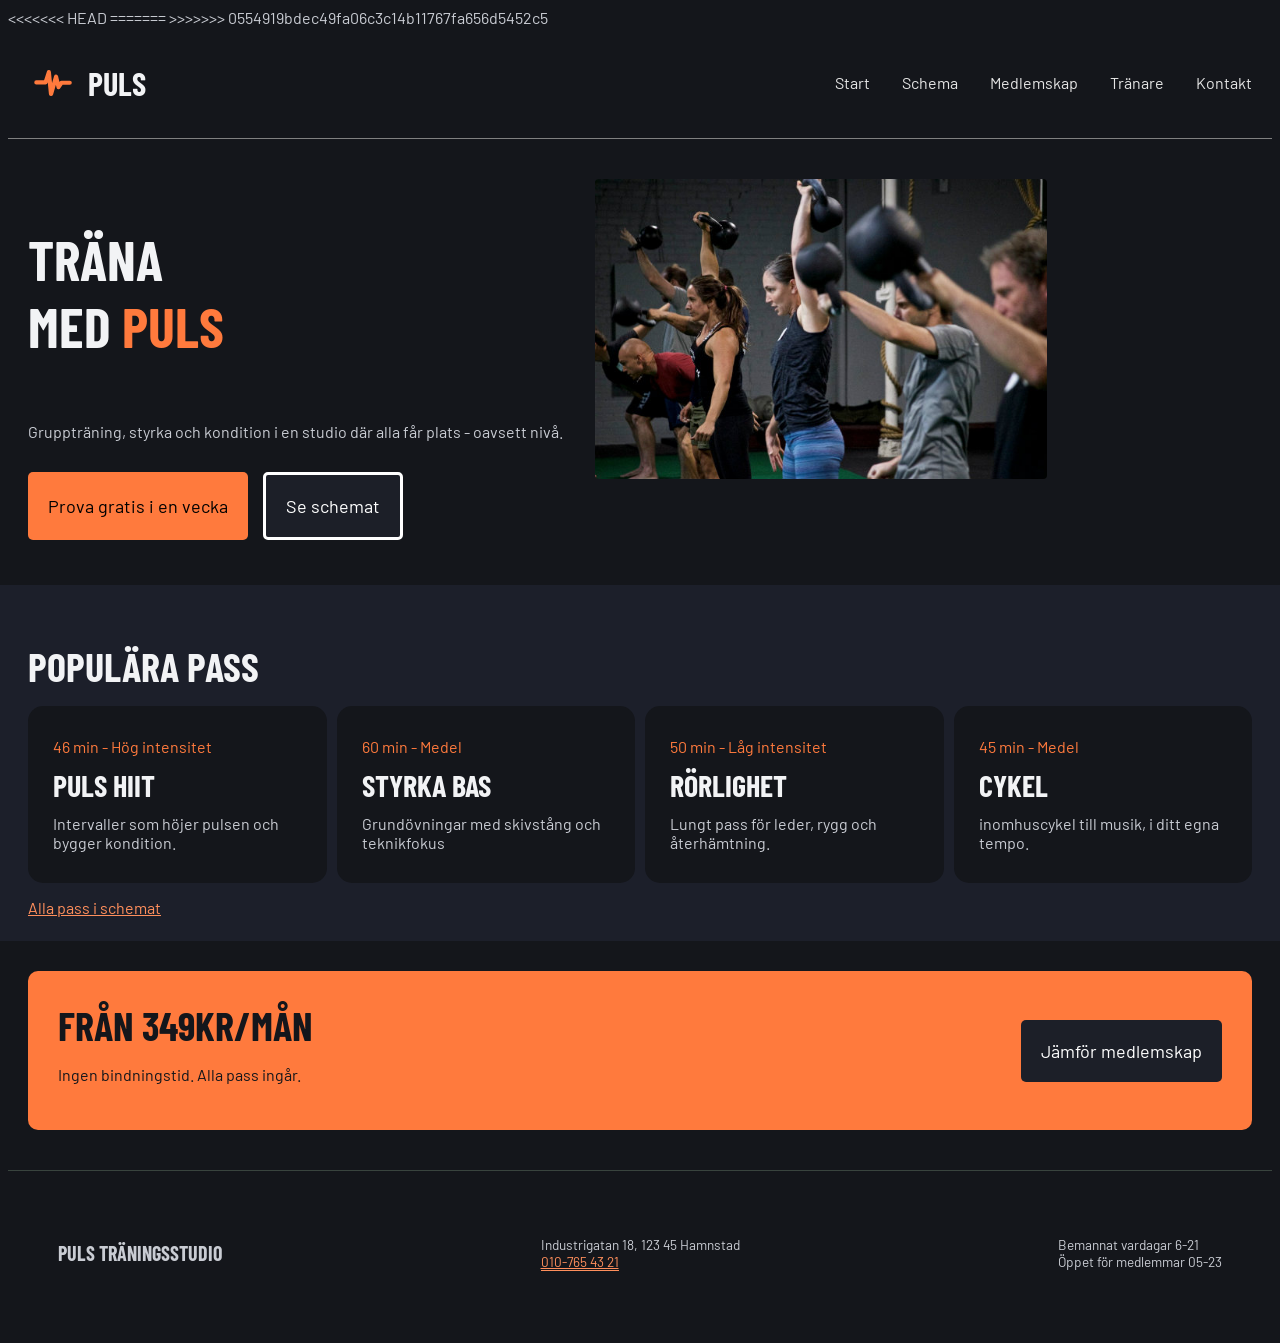
<file: index.html>
<!DOCTYPE html>
<html lang="sv">
<head>
    <meta charset="UTF-8">
    <meta name="viewport" content="width=device-width, initial-scale=1.0">
<<<<<<< HEAD
    <title>Puls Startsida</title>
    <meta name="description" content="Upptäck vår träningsplattform och hitta rätt träningsmedlemskap och tränare för dina mål. Kom igång med träningen och utvecklas i din egen takt.">
=======
    <title>Puls Start</title>
    <meta name="description" content="Puls Träningsstudio – gruppträning, styrka och kondition i Hamnstad. Prova gratis i en vecka.">
>>>>>>> 0554919bdec49fa06c3c14b11767fa656d5452c5
    <link rel="stylesheet" href="scss/main.css">
    <link rel="preconnect" href="https://fonts.googleapis.com">
    <link rel="preconnect" href="https://fonts.gstatic.com/" crossorigin>
    <link href="https://fonts.googleapis.com/css2?family=Barlow+Condensed:ital,wght@0,100;0,200;0,300;0,400;0,500;0,600;0,700;0,800;0,900;1,100;1,200;1,300;1,400;1,500;1,600;1,700;1,800;1,900&family=Barlow:ital,wght@0,100;0,200;0,300;0,400;0,500;0,600;0,700;0,800;0,900;1,100;1,200;1,300;1,400;1,500;1,600;1,700;1,800;1,900&display=swap" rel="stylesheet">
</head>
<body class="home">
    <header>
        <a href="#main" class="skip">Skip to main content</a>
        <a href="index.html" class="logo">
            <svg aria-hidden="true" fill="#FF7A3D" width="50px" height="50px" viewBox="-4.5 0 32 32" version="1.1" xmlns="http://www.w3.org/2000/svg" stroke="#FF7A3D"><g id="SVGRepo_bgCarrier" stroke-width="0"></g><g id="SVGRepo_tracerCarrier" stroke-linecap="round" stroke-linejoin="round"></g><g id="SVGRepo_iconCarrier"> <title>heartbeat</title> <path d="M10.24 23.84c-0.040 0-0.040 0-0.080 0-0.4-0.040-0.72-0.36-0.76-0.76l-1-9.96-0.88 2.72c-0.12 0.36-0.44 0.56-0.8 0.56h-5.88c-0.48 0-0.84-0.36-0.84-0.8s0.36-0.84 0.84-0.84h5.32l1.92-6c0.12-0.36 0.48-0.6 0.88-0.56s0.68 0.36 0.72 0.76l0.96 9.72 2.040-6.96c0.12-0.36 0.4-0.6 0.8-0.6 0.36 0 0.68 0.28 0.8 0.64l1.12 4.84 0.84-1.24c0.16-0.24 0.4-0.36 0.68-0.36h5.28c0.44 0 0.84 0.36 0.84 0.84 0 0.44-0.36 0.84-0.84 0.84h-4.84l-1.64 2.44c-0.2 0.28-0.52 0.4-0.84 0.36s-0.6-0.32-0.64-0.64l-0.84-3.6-2.36 8.080c-0.12 0.28-0.44 0.52-0.8 0.52z"></path> </g></svg>
            <span class="logo__text">puls</span>
        </a>
        <input type="checkbox" id="menu-toggle" aria-label="Öppna meny">
        <label for="menu-toggle" class="hamburger">☰</label>
        <nav aria-label="Huvudmeny">
            <ul>
                <li><a href="index.html">Start</a></li>
                <li><a href="schedule.html">Schema</a></li>
                <li><a href="medlemskap.html">Medlemskap</a></li>
                <li><a href="trainers.html">Tränare</a></li>
                <li><a href="contact.html">Kontakt</a></li>
            </ul>
        </nav>
    </header>
    <main id="main">
    <div class="container">
        <section class="firstinfo">
            <div>
                <div class="headline">
                    <h1>träna<br> med <span class="orangeheadline">puls</span></h1>
                </div>
                <P>Gruppträning, styrka och kondition i en studio där alla får plats - oavsett nivå.</P>
                <div class="mainbuttons">
                    <button class="buttonfirst">Prova gratis i en vecka</button>
                    <button class="buttonsecond">Se schemat</button>
                </div>
            </div>
            <img src="images/group-kettlebell.jpg" alt="Grupp som kör intervaller med kettlebells">
        </section>
        <section class="popinfo">   
                <h2>populära pass</h2>
                <div class="allcards">
                    <div class="card">
                        <p class="orangetext">46 min - Hög intensitet</p>
                        <h3>puls hiit</h3>
                        <p>Intervaller som höjer pulsen och bygger kondition.</p>
                    </div>
                    <div class="card">
                        <p class="orangetext">60 min - Medel</p>
                        <h3>styrka bas</h3>
                        <p>Grundövningar med skivstång och teknikfokus</p>
                    </div>
                    <div class="card">
                        <p class="orangetext">50 min - Låg intensitet</p>
                        <h3>rörlighet</h3>
                        <p>Lungt pass för leder, rygg och återhämtning.</p>
                    </div>
                        <div class="card">
                        <p class="orangetext"> 45 min - Medel</p>
                        <h3>cykel</h3>
                        <p>inomhuscykel till musik, i ditt egna tempo.</p>
                    </div>
                </div>
                <a href="schedule.html">Alla pass i schemat</a>
        </section>
        <section class="priceoffer">
            <div class="offercard">
                <div>    
                    <h2>från 349kr/mån</h2>
                    <p>Ingen bindningstid. Alla pass ingår.</p>
                </div>
                <div class="offerbutton">
                    <button class="buttonsecond">Jämför medlemskap</button>
                </div>
            </div>
        </section>                           
    </div>
    </main>
    <footer>
        <p class="puls-träningsstudio-footer">puls träningsstudio</p>
        <p class="adress-footer">Industrigatan 18, 123 45 Hamnstad<br><a href="tel:tel:0107654321" class="nummer">010-765 43 21</a></p>
        <p class="dagar-footer">Bemannat vardagar 6-21<br>Öppet för medlemmar 05-23</p>
    </footer>
</body>
</html>
</file>
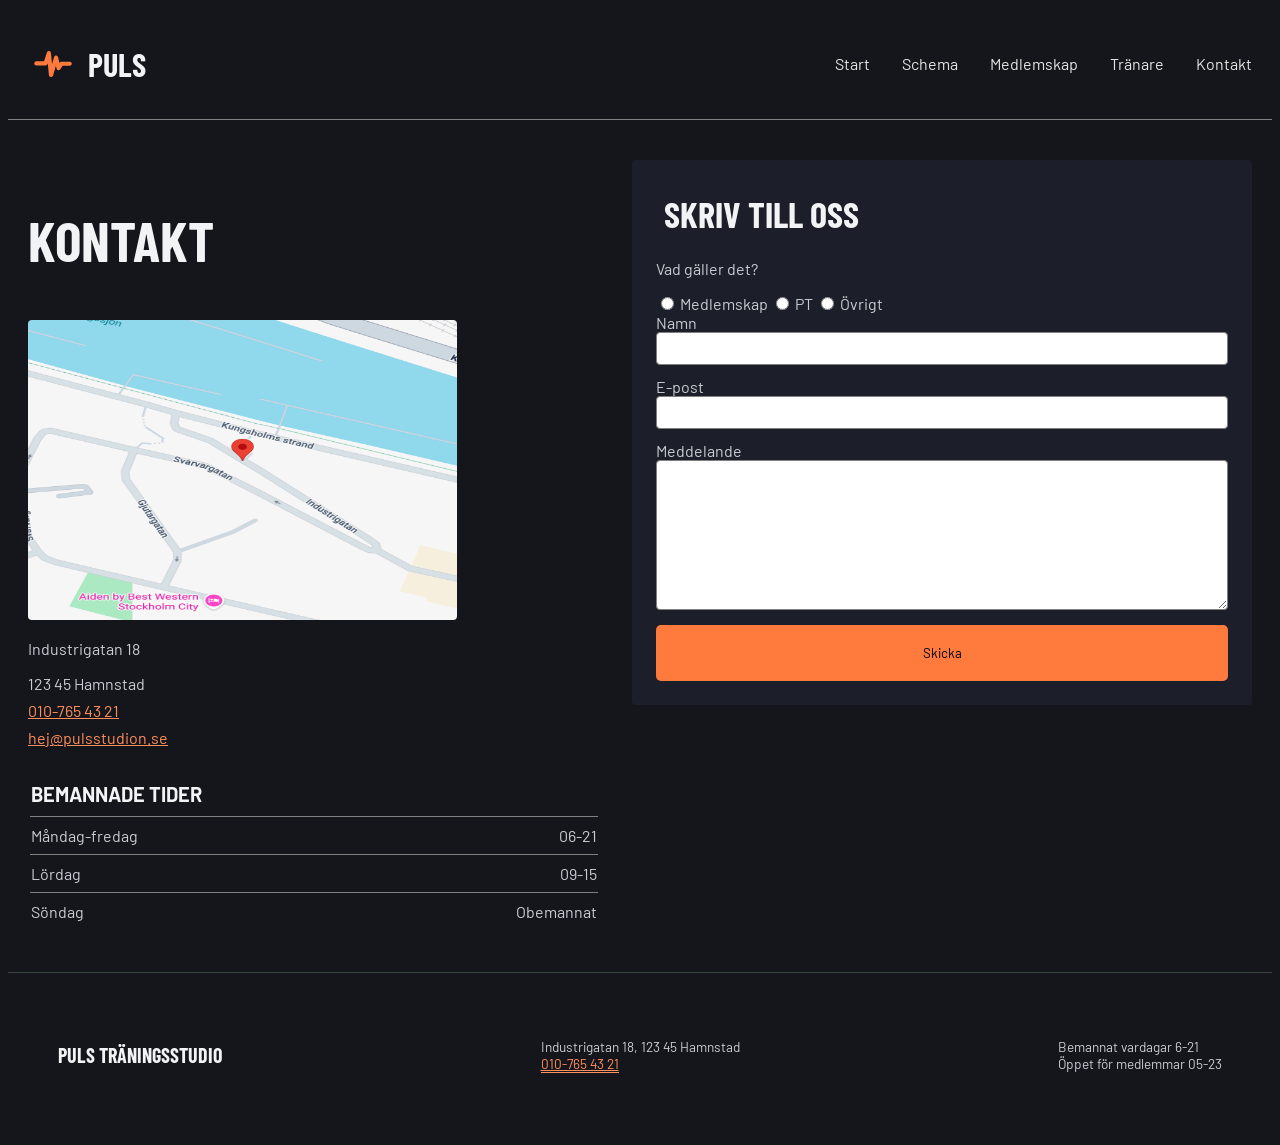
<file: contact.html>
<!DOCTYPE html>
<html lang="sv">
<head>
    <meta charset="UTF-8">
    <meta name="viewport" content="width=device-width, initial-scale=1.0">
    <title>Puls Kontakt</title>
    <meta name="description" content="Kontakta Puls Träningsstudio. Adress, telefon, öppettider och kontaktformulär.">
    <link rel="stylesheet" href="scss/main.css">
    <link rel="preconnect" href="https://fonts.googleapis.com">
    <link rel="preconnect" href="https://fonts.gstatic.com/" crossorigin>
    <link href="https://fonts.googleapis.com/css2?family=Barlow+Condensed:ital,wght@0,100;0,200;0,300;0,400;0,500;0,600;0,700;0,800;0,900;1,100;1,200;1,300;1,400;1,500;1,600;1,700;1,800;1,900&family=Barlow:ital,wght@0,100;0,200;0,300;0,400;0,500;0,600;0,700;0,800;0,900;1,100;1,200;1,300;1,400;1,500;1,600;1,700;1,800;1,900&display=swap" rel="stylesheet">
</head>
<body class="contact-page">
    <header>
        <a href="#main" class="skip">Skip to main content</a>
        <a href="index.html" class="logo">
            <svg aria-hidden="true" fill="#FF7A3D" width="50px" height="50px" viewBox="-4.5 0 32 32" version="1.1" xmlns="http://www.w3.org/2000/svg" stroke="#FF7A3D"><g id="SVGRepo_bgCarrier" stroke-width="0"></g><g id="SVGRepo_tracerCarrier" stroke-linecap="round" stroke-linejoin="round"></g><g id="SVGRepo_iconCarrier"> <title>heartbeat</title> <path d="M10.24 23.84c-0.040 0-0.040 0-0.080 0-0.4-0.040-0.72-0.36-0.76-0.76l-1-9.96-0.88 2.72c-0.12 0.36-0.44 0.56-0.8 0.56h-5.88c-0.48 0-0.84-0.36-0.84-0.8s0.36-0.84 0.84-0.84h5.32l1.92-6c0.12-0.36 0.48-0.6 0.88-0.56s0.68 0.36 0.72 0.76l0.96 9.72 2.040-6.96c0.12-0.36 0.4-0.6 0.8-0.6 0.36 0 0.68 0.28 0.8 0.64l1.12 4.84 0.84-1.24c0.16-0.24 0.4-0.36 0.68-0.36h5.28c0.44 0 0.84 0.36 0.84 0.84 0 0.44-0.36 0.84-0.84 0.84h-4.84l-1.64 2.44c-0.2 0.28-0.52 0.4-0.84 0.36s-0.6-0.32-0.64-0.64l-0.84-3.6-2.36 8.080c-0.12 0.28-0.44 0.52-0.8 0.52z"></path> </g></svg>
            <span class="logo__text">puls</span>
        </a>
            <input type="checkbox" id="menu-toggle" aria-label="Öppna meny">
            <label for="menu-toggle" class="hamburger">☰</label>
        <nav aria-label="Huvudmeny">
            <ul>
                <li><a href="index.html">Start</a></li>
                <li><a href="schedule.html">Schema</a></li>
                <li><a href="medlemskap.html">Medlemskap</a></li>
                <li><a href="trainers.html">Tränare</a></li>
                <li><a href="contact.html">Kontakt</a></li>
            </ul>
        </nav>
    </header>
    <main id="main">
        <div class="container">
            <section class="contact">
                <div class="contactinfo">
                    <h1>kontakt</h1>
                    <div class="map">
                        <a href="https://www.google.com/maps?q=Industrigatan+18+Hamnstad" target="_blank" rel="noopener noreferrer">
                            <img src="images/map-placeholder.png" alt="Karta över Industrigatan 18, Hamnstad. Klicka för att öppna i Google Maps." width="75%" height="75%">
                        </a>
                    </div>
                        <p>Industrigatan 18</p>
                        <p>123 45 Hamnstad</p>
                    <div>
                        <a href="010-765 43 21">010-765 43 21</a>  
                    </div>
                    <div>
                        <a href="hej@pulsstudion.se">hej@pulsstudion.se</a>
                    </div>
                </div>
                <table class="bemannade-tider">
                    <tr>
                        <th>Bemannade tider</th>
                    </tr>
                    <tr class="table-row">
                        <td>Måndag-fredag</td>
                        <td>06-21</td>
                    </tr>
                    <tr class="table-row">
                        <td>Lördag</td>
                        <td>09-15</td>
                    </tr>
                    <tr class="table-row">
                        <td>Söndag</td>
                        <td>Obemannat</td>
                    </tr>
                </table>
            </section>
            <section class="yourinfo">   
                <div class="card">
                    <h2>skriv till oss</h2>
                    <form class="topic">
                    <p>Vad gäller det?</p>
                    <label>
                        <input type="radio" name="name" value="medlemskap">
                        Medlemskap
                    </label>
                    <label>
                        <input type="radio" name="name" value="pt">
                        PT
                    </label>
                    <label>
                        <input type="radio" name="name" value="ovrigt">
                        Övrigt
                    </label>   
                    </form>
                    <form class="persinfo">
                        <label>Namn
                            <input type="text" name="namn">
                        </label>
                            <label>E-post
                        <input type="email" name="epost">
                        </label>
                            <label>Meddelande
                        <textarea id="meddelande" name="meddelande"></textarea>
                            </label>
                        <button class="buttonfirst" type="submit">Skicka</button>
                    </form>
                </div>
            </section>                           
        </div>
    </main>
    <footer>
        <p class="puls-träningsstudio-footer">puls träningsstudio</p>
        <p class="adress-footer">Industrigatan 18, 123 45 Hamnstad<br><a href="tel:0107654321" class="nummer">010-765 43 21</a></p>
        <p class="dagar-footer">Bemannat vardagar 6-21<br>Öppet för medlemmar 05-23</p>
    </footer>
</body>
</html>
</file>
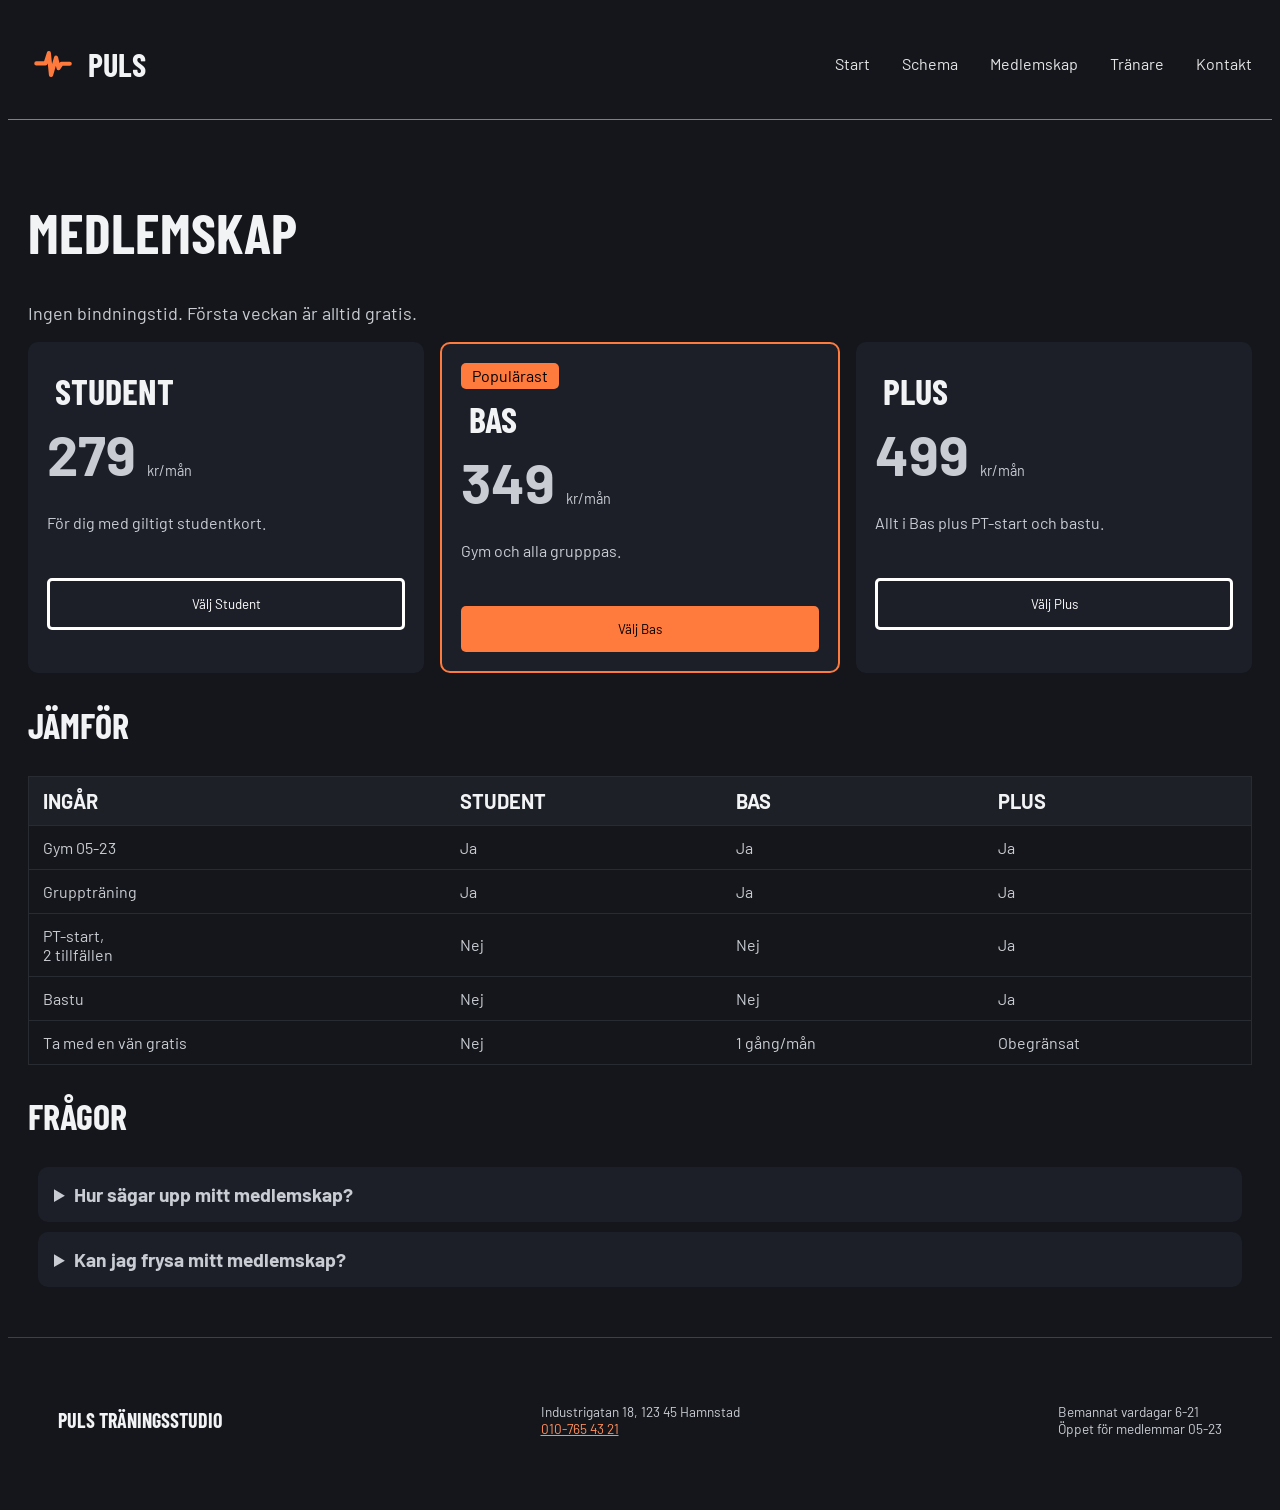
<file: medlemskap.html>
<!DOCTYPE html>
<html lang="sv">
<head>
    <meta charset="UTF-8">
    <meta name="viewport" content="width=device-width, initial-scale=1.0">
    <title>Puls Medlemskap</title>
    <meta name="description" content="Upptäck våra träningsmedlemskap och hitta det alternativ som passar dig. Kom igång med träningen och ta nästa steg mot dina träningsmål.">
    <!-- <link rel="stylesheet" href="medlemskap.css"> -->
    <link rel="stylesheet" href="scss/main.css">
    <link rel="preconnect" href="https://fonts.googleapis.com">
    <link rel="preconnect" href="https://fonts.gstatic.com/" crossorigin>
    <link href="https://fonts.googleapis.com/css2?family=Barlow+Condensed:ital,wght@0,100;0,200;0,300;0,400;0,500;0,600;0,700;0,800;0,900;1,100;1,200;1,300;1,400;1,500;1,600;1,700;1,800;1,900&family=Barlow:ital,wght@0,100;0,200;0,300;0,400;0,500;0,600;0,700;0,800;0,900;1,100;1,200;1,300;1,400;1,500;1,600;1,700;1,800;1,900&display=swap" rel="stylesheet">
</head>
<body class="membership">
     <header>
        <a href="#main" class="skip">Skip to main content</a>
        <a href="index.html" class="logo">
            <svg aria-hidden="true" fill="#FF7A3D" width="50px" height="50px" viewBox="-4.5 0 32 32" version="1.1" xmlns="http://www.w3.org/2000/svg" stroke="#FF7A3D"><g id="SVGRepo_bgCarrier" stroke-width="0"></g><g id="SVGRepo_tracerCarrier" stroke-linecap="round" stroke-linejoin="round"></g><g id="SVGRepo_iconCarrier"> <title>heartbeat</title> <path d="M10.24 23.84c-0.040 0-0.040 0-0.080 0-0.4-0.040-0.72-0.36-0.76-0.76l-1-9.96-0.88 2.72c-0.12 0.36-0.44 0.56-0.8 0.56h-5.88c-0.48 0-0.84-0.36-0.84-0.8s0.36-0.84 0.84-0.84h5.32l1.92-6c0.12-0.36 0.48-0.6 0.88-0.56s0.68 0.36 0.72 0.76l0.96 9.72 2.040-6.96c0.12-0.36 0.4-0.6 0.8-0.6 0.36 0 0.68 0.28 0.8 0.64l1.12 4.84 0.84-1.24c0.16-0.24 0.4-0.36 0.68-0.36h5.28c0.44 0 0.84 0.36 0.84 0.84 0 0.44-0.36 0.84-0.84 0.84h-4.84l-1.64 2.44c-0.2 0.28-0.52 0.4-0.84 0.36s-0.6-0.32-0.64-0.64l-0.84-3.6-2.36 8.080c-0.12 0.28-0.44 0.52-0.8 0.52z"></path> </g></svg>
            <span class="logo__text">puls</span>
        </a>
            <input type="checkbox" id="menu-toggle" aria-label="Öppna meny">
            <label for="menu-toggle" class="hamburger">☰</label>
        <nav aria-label="Huvudmeny">
            <ul>
                <li><a href="index.html">Start</a></li>
                <li><a href="schedule.html">Schema</a></li>
                <li><a href="medlemskap.html">Medlemskap</a></li>
                <li><a href="trainers.html">Tränare</a></li>
                <li><a href="contact.html">Kontakt</a></li>
            </ul>
        </nav>
    </header>
    <main id="main">
        <div class="container">
            <div>
                <h1>Medlemskap</h1>
                <p class="lead">Ingen bindningstid. Första veckan är alltid gratis.</p>
            </div>
            <div class="cards">
                <div class="card">
                    <span class="pricing-card"></span>
                    <h2>student</h2>
                    <p class="price">279 <span class="price-per-mon">kr/mån</span></p>
                    <p class="description">För dig med giltigt studentkort.</p>
                    <button class="buttonsecond">Välj Student</button>
                </div>
                <div class="card">
                    <span class="pricing-card popular">Populärast</span>
                    <h2>bas</h2>
                    <p class="price">349 <span class="price-per-mon">kr/mån</span></p>
                    <p class="description">Gym och alla grupppas.</p>
                    <button class="buttonfirst">Välj Bas</button>

                </div>
                <div class="card">
                    <span class="pricing-card"></span>
                    <h2>plus</h2>
                    <p class="price">499 <span class="price-per-mon">kr/mån</span></p>
                    <p class="description">Allt i Bas plus PT-start och bastu.</p>
                    <button class="buttonsecond">Välj Plus</button>
                </div>
            </div>
            <div class="compare-text">
                <h2>jämför</h2>
            </div>
            <table>
                <thead>
                    <tr>
                        <th>Ingår</th>
                        <th>Student</th>
                        <th>Bas</th>
                        <th>Plus</th>
                    </tr>
                </thead>
                <tbody>
                    <tr>
                        <td>Gym 05-23</td>
                        <td>Ja</td>
                        <td>Ja</td>
                        <td>Ja</td>
                    </tr>
                    <tr>
                        <td>Grupp<br class="mobil-only">träning</td>
                        <td>Ja</td>
                        <td>Ja</td>
                        <td>Ja</td>
                    </tr>
                    <tr>
                        <td class="unlimited">PT-start,<br> 2 tillfällen</td>
                        <td>Nej</td>
                        <td>Nej</td>
                        <td>Ja</td>
                    </tr>
                    <tr>
                        <td>Bastu</td>
                        <td>Nej</td>
                        <td>Nej</td>
                        <td>Ja</td>
                    </tr>
                    <tr>
                        <td>Ta med en vän gratis</td>
                        <td>Nej</td>
                        <td>1 gång/<br class="mobil-only">mån</td>
                        <td>Obe<br class="mobil-only">gränsat</td>
                    </tr>
                </tbody>
            </table>
            <section class="faq">    
                <h2>frågor</h2>
                
                <details class="faq-item">
                    <summary class="faq-question">Hur sägar upp mitt medlemskap?</summary>
                    <p>
                        nej
                    </p>
                </details>
                <details class="faq-item">
                    <summary class="faq-question">Kan jag frysa mitt medlemskap?</summary>
                    <p>
                        nej
                    </p>
                </details>
            </section>
        </div>
    </main>
    <footer>
        <p class="puls-träningsstudio-footer">puls träningsstudio</p>
        <p class="adress-footer">Industrigatan 18, 123 45 Hamnstad<br><a href="tel:0107654321">010-765 43 21</a></p>
        <p class="dagar-footer">Bemannat vardagar 6-21<br>Öppet för medlemmar 05-23</p>
    </footer>
</body>
</html>
</file>
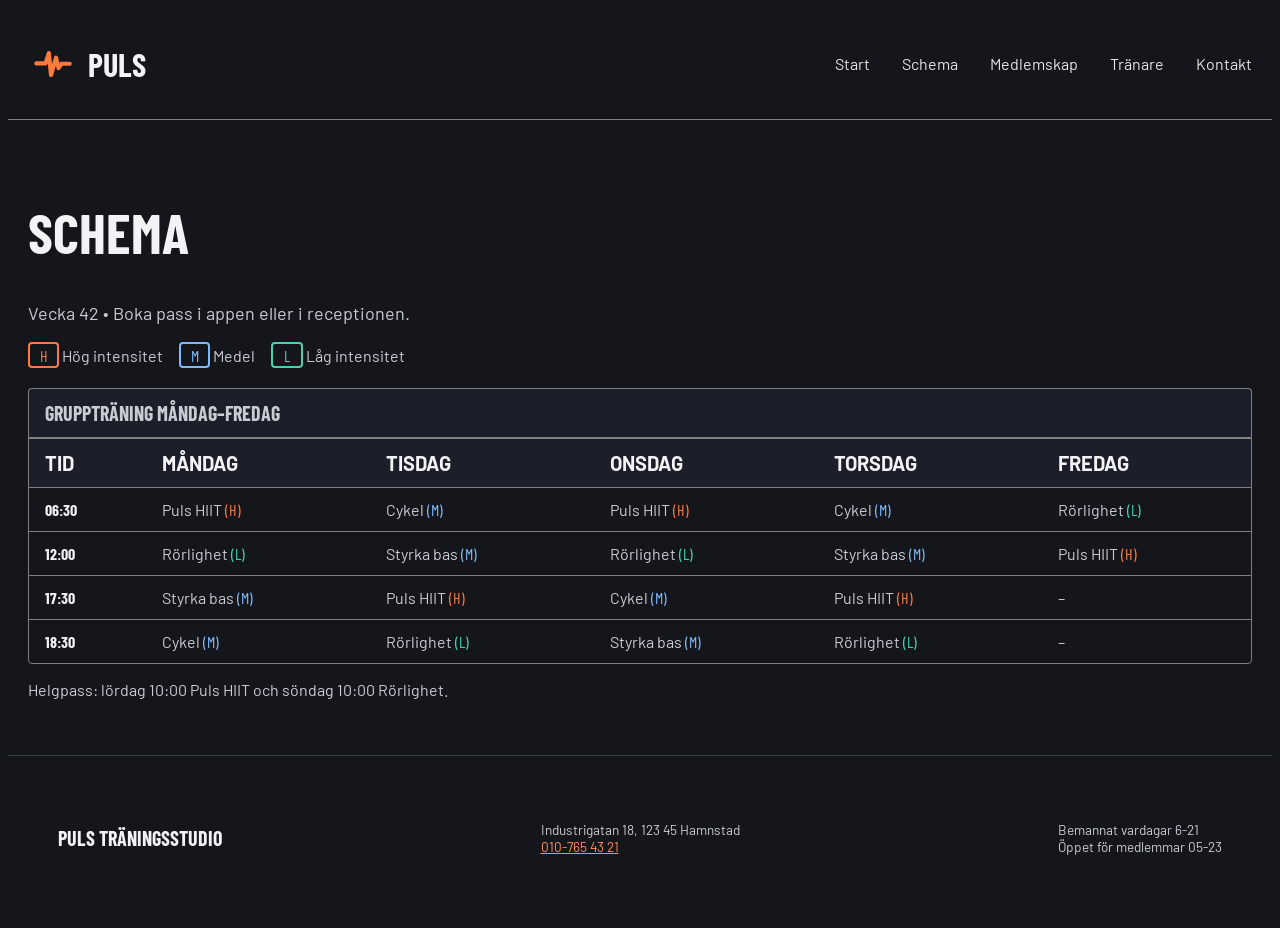
<file: schedule.html>
<!DOCTYPE html>
<html lang="sv">
<head>
    <meta charset="UTF-8">
    <meta name="viewport" content="width=device-width, initial-scale=1.0">
    <title>Puls Schema</title>
    <meta name="description" content="Schema för gruppträning på Puls Träningsstudio. Se veckans pass och intensitetsnivåer.">
    <link rel="stylesheet" href="scss/main.css">
    <link rel="preconnect" href="https://fonts.googleapis.com">
    <link rel="preconnect" href="https://fonts.gstatic.com" crossorigin>
    <link href="https://fonts.googleapis.com/css2?family=Barlow+Condensed:ital,wght@0,100;0,200;0,300;0,400;0,500;0,600;0,700;0,800;0,900;1,100;1,200;1,300;1,400;1,500;1,600;1,700;1,800;1,900&family=Barlow:ital,wght@0,100;0,200;0,300;0,400;0,500;0,600;0,700;0,800;0,900;1,100;1,200;1,300;1,400;1,500;1,600;1,700;1,800;1,900&display=swap" rel="stylesheet">
</head>
<body class="schedule">
    <header>
        <a href="#main" class="skip">Skip to main content</a>
        <a href="index.html" class="logo">
            <svg aria-hidden="true" fill="#FF7A3D" width="50px" height="50px" viewBox="-4.5 0 32 32" version="1.1" xmlns="http://www.w3.org/2000/svg" stroke="#FF7A3D"><g id="SVGRepo_bgCarrier" stroke-width="0"></g><g id="SVGRepo_tracerCarrier" stroke-linecap="round" stroke-linejoin="round"></g><g id="SVGRepo_iconCarrier"> <title>heartbeat</title> <path d="M10.24 23.84c-0.040 0-0.040 0-0.080 0-0.4-0.040-0.72-0.36-0.76-0.76l-1-9.96-0.88 2.72c-0.12 0.36-0.44 0.56-0.8 0.56h-5.88c-0.48 0-0.84-0.36-0.84-0.8s0.36-0.84 0.84-0.84h5.32l1.92-6c0.12-0.36 0.48-0.6 0.88-0.56s0.68 0.36 0.72 0.76l0.96 9.72 2.040-6.96c0.12-0.36 0.4-0.6 0.8-0.6 0.36 0 0.68 0.28 0.8 0.64l1.12 4.84 0.84-1.24c0.16-0.24 0.4-0.36 0.68-0.36h5.28c0.44 0 0.84 0.36 0.84 0.84 0 0.44-0.36 0.84-0.84 0.84h-4.84l-1.64 2.44c-0.2 0.28-0.52 0.4-0.84 0.36s-0.6-0.32-0.64-0.64l-0.84-3.6-2.36 8.080c-0.12 0.28-0.44 0.52-0.8 0.52z"></path> </g></svg>
            <span class="logo__text">puls</span>
        </a>
            <input type="checkbox" id="menu-toggle" aria-label="Öppna meny">
            <label for="menu-toggle" class="hamburger">☰</label>
        <nav aria-label="Huvudmeny">
            <ul>
                <li><a href="index.html">Start</a></li>
                <li><a href="schedule.html">Schema</a></li>
                <li><a href="medlemskap.html">Medlemskap</a></li>
                <li><a href="trainers.html">Tränare</a></li>
                <li><a href="contact.html">Kontakt</a></li>
            </ul>
        </nav>
    </header>
    <main id="main">
        <div class="container">
            <h1>SCHEMA</h1>
            <p class="lead">Vecka 42 • Boka pass i appen eller i receptionen.</p>
            <ul class="legend">
                <li><span class="intensity intensity--high">H</span> Hög intensitet</li>
                <li><span class="intensity intensity--medium">M</span> Medel</li>
                <li><span class="intensity intensity--low">L</span> Låg intensitet</li>
            </ul>
            <table class="schedule-table">
                <caption>Gruppträning måndag–fredag</caption>
                <thead>
                    <tr>
                        <th scope="col">Tid</th>
                        <th scope="col">Måndag</th>
                        <th scope="col">Tisdag</th>
                        <th scope="col">Onsdag</th>
                        <th scope="col">Torsdag</th>
                        <th scope="col">Fredag</th>
                    </tr>
                </thead>
                <tbody>
                    <tr>
                        <th scope="row"><time datetime="06:30">06:30</time></th>
                        <td data-cell="Måndag">Puls HIIT <span class="intensity intensity--high">(H)</span></td>
                        <td data-cell="Tisdag">Cykel <span class="intensity intensity--medium">(M)</span></td>
                        <td data-cell="Onsdag">Puls HIIT <span class="intensity intensity--high">(H)</span></td>
                        <td data-cell="Torsdag">Cykel <span class="intensity intensity--medium">(M)</span></td>
                        <td data-cell="Fredag">Rörlighet <span class="intensity intensity--low">(L)</span></td>
                    </tr>
                    <tr>
                        <th scope="row"><time datetime="12:00">12:00</time></th>
                        <td data-cell="Måndag">Rörlighet <span class="intensity intensity--low">(L)</span></td>
                        <td data-cell="Tisdag">Styrka bas <span class="intensity intensity--medium">(M)</span></td>
                        <td data-cell="Onsdag">Rörlighet <span class="intensity intensity--low">(L)</span></td>
                        <td data-cell="Torsdag">Styrka bas <span class="intensity intensity--medium">(M)</span></td>
                        <td data-cell="Fredag">Puls HIIT <span class="intensity intensity--high">(H)</span></td>
                    </tr>
                    <tr>
                        <th scope="row"><time datetime="17:30">17:30</time></th>
                        <td data-cell="Måndag">Styrka bas <span class="intensity intensity--medium">(M)</span></td>
                        <td data-cell="Tisdag">Puls HIIT <span class="intensity intensity--high">(H)</span></td>
                        <td data-cell="Onsdag">Cykel <span class="intensity intensity--medium">(M)</span></td>
                        <td data-cell="Torsdag">Puls HIIT <span class="intensity intensity--high">(H)</span></td>
                        <td data-cell="Fredag">–</td>
                    </tr>
                    <tr>
                        <th scope="row"><time datetime="18:30">18:30</time></th>
                        <td data-cell="Måndag">Cykel <span class="intensity intensity--medium">(M)</span></td>
                        <td data-cell="Tisdag">Rörlighet <span class="intensity intensity--low">(L)</span></td>
                        <td data-cell="Onsdag">Styrka bas <span class="intensity intensity--medium">(M)</span></td>
                        <td data-cell="Torsdag">Rörlighet <span class="intensity intensity--low">(L)</span></td>
                        <td data-cell="Fredag">–</td>
                    </tr>
                </tbody>
            </table>
            <p>Helgpass: lördag 10:00 Puls HIIT och söndag 10:00 Rörlighet.</p>
        </div>
    </main>
    <footer>
        <p class="puls-träningsstudio-footer">puls träningsstudio</p>
        <p class="adress-footer">Industrigatan 18, 123 45 Hamnstad<br><a href="tel:0107654321">010-765 43 21</a></p>
        <p class="dagar-footer">Bemannat vardagar 6-21<br>Öppet för medlemmar 05-23</p>
    </footer>
</body>
</html>
</file>
<file: scss/main.css>
@charset "UTF-8";
body {
  font-family: "Barlow", sans-serif;
  color: #C9CCD3;
  background-color: #14161B;
}

.lead {
  font-size: 1.125rem;
}

h1,
h2,
h3 {
  font-family: "Barlow Condensed", sans-serif;
  font-weight: 700;
  text-transform: uppercase;
  color: #F2F3F5;
}

h1 {
  font-size: 2.5rem;
}

h2 {
  font-size: 1.75rem;
}

h3 {
  font-size: 1.25rem;
}

a {
  color: #FF8F5C;
}

/*kanske ska ändras*/
.container {
  width: 100%;
  box-sizing: border-box;
  padding-left: 20px;
  padding-right: 20px;
  padding-top: 40px;
  padding-bottom: 40px;
}

@media (min-width: 768px) {
  h1 {
    font-size: 3.5rem;
  }
  h2 {
    font-size: 2.25rem;
  }
}
header {
  padding: 20px;
  display: flex;
  align-items: center;
  justify-content: space-between;
  border-bottom: 0.2px solid grey;
  background: #14161B;
  color: #F2F3F5;
}

nav ul {
  list-style-type: none;
  display: flex;
  gap: 2rem;
}
nav a {
  color: #e5e5e5;
  text-decoration: none;
  position: relative;
  padding: 10px 0;
  display: inline-block;
}
nav a::after {
  content: "";
  position: absolute;
  bottom: 0;
  left: 0;
  width: 100%;
  height: 3px;
  background-color: #ff7838;
  transform: scaleX(0);
  transition: transform 0.2s ease;
}
nav a:hover::after, nav a.active::after {
  transform: scaleX(1);
}
nav a:hover, nav a.active {
  color: #ff7838;
}

.logo {
  display: flex;
  align-items: center;
  gap: 10px;
  color: #F2F3F5;
  text-decoration: none;
}
.logo__text {
  font-family: "Barlow Condensed", sans-serif;
  font-size: 2rem;
  font-weight: 700;
  text-transform: uppercase;
}

#menu-toggle {
  position: absolute;
  opacity: 0;
  pointer-events: none;
}

#menu-toggle:focus-visible + .hamburger {
  outline: 3px solid #ff7838; /* Måste ändra färg så den är samma för alla */
}

.hamburger {
  display: none;
}

@media screen and (max-width: 580px) {
  header {
    padding: 15px;
    position: relative;
  }
  .hamburger {
    display: block;
    font-size: 28px;
    color: #F2F3F5;
    cursor: pointer;
  }
  header nav {
    display: none;
    position: absolute;
    top: 100%;
    left: 0;
    width: 100%;
    background: #14161B;
    z-index: 10;
  }
  #menu-toggle:checked ~ nav {
    display: block;
  }
  #menu-toggle:focus-visible + .hamburger {
    outline: 3px solid #0056b3;
  }
  header nav ul {
    flex-direction: column;
    gap: 15px;
    padding: 20px;
    margin: 0;
  }
}
.skip {
  position: absolute;
  left: -10000px;
  top: auto;
  width: 1px;
  height: 1px;
  overflow: hidden;
}

.skip:focus {
  position: static;
  width: auto;
  height: auto;
}

footer {
  display: flex;
  justify-content: space-between;
  font-size: 0.85rem;
  border-top: 0.2px solid #39443e;
  align-items: center;
  padding: 50px;
}

.puls-träningsstudio-footer {
  font-family: "Barlow Condensed", sans-serif;
  font-weight: 700;
  text-transform: uppercase;
  color: #F2F3F5;
  font-size: 20px;
}

.nummer {
  color: #FF8F5C;
  border-bottom: 1px solid #FF8F5C;
}

@media (max-width: 425px) {
  footer {
    display: flex;
    flex-direction: column;
    align-items: flex-start;
    gap: 16px;
    padding: 20px;
  }
  footer p {
    width: 100%;
    align-items: center;
  }
  .puls-träningsstudio-footer {
    font-size: 18px;
  }
}
.buttonfirst {
  background-color: #FF7A3D;
  color: black;
  border: none;
  font-family: "Barlow", sans-serif;
  padding: 20px;
  border-radius: 5px;
}

.buttonsecond {
  background-color: #1C1F28;
  border-radius: 2px;
  padding: 20px;
  font-family: "Barlow", sans-serif;
  border: white solid;
  color: white;
  padding-left: 20px;
  padding-right: 20px;
  border-radius: 5px;
}

.intensity {
  font-family: "Barlow Condensed", sans-serif;
}
.intensity--high {
  color: #FF7A3D;
}
.intensity--medium {
  color: #80B9FC;
}
.intensity--low {
  color: #4CD0AD;
}

.schedule-table {
  width: 100%;
  border-collapse: separate;
  border-spacing: 0;
}
.schedule-table thead {
  display: none;
}
.schedule-table tr {
  display: block;
  margin-bottom: 1.5rem;
}
.schedule-table th[scope=row] {
  display: block;
  text-align: left;
  font-family: "Barlow Condensed", sans-serif;
  font-size: 1.25rem;
  padding: 0.5rem 1rem;
}
.schedule-table td {
  display: flex;
  grid-template-columns: 8ch 1fr auto;
  gap: 0.5rem;
  padding: 0.25rem 1rem;
}
.schedule-table td::before {
  content: attr(data-cell);
  font-weight: 700;
}
@media (min-width: 768px) {
  .schedule-table thead {
    display: table-header-group;
  }
  .schedule-table tr {
    display: table-row;
    margin-bottom: 0;
  }
  .schedule-table th,
  .schedule-table td {
    display: table-cell;
    padding: 0.75rem 1rem;
    text-align: left;
    border-top: 0.2px solid grey;
  }
  .schedule-table th[scope=row] {
    font-size: 1rem;
    padding: 0.75rem 1rem;
  }
  .schedule-table td::before {
    content: none;
  }
}

.home h1, .home h2, .home h3 {
  color: #F2F3F5;
  text-transform: uppercase;
}
.home .headline {
  display: flex;
  flex-direction: column;
}
.home h2 {
  font-size: 40px;
}
.home .orangeheadline {
  color: #FF7A3D;
  text-transform: uppercase;
}
.home .buttonfirst {
  font-size: 18px;
}
.home .mainbuttons {
  display: flex;
  flex-direction: column;
}
.home .buttonsecond {
  margin: 15px 0 15px 0;
  font-size: 18px;
}
.home .card {
  border-radius: 15px;
  margin-bottom: 15px;
  padding: 15px 25px 15px 25px;
  background: #1c1f2a;
}
.home :focus-visible {
  outline: 3px solid #0056b3;
  outline-offset: 2px;
}
.home .card h3 {
  font-size: 30px;
  margin-top: -5px;
  margin-bottom: -5px;
}
.home .picture {
  height: 300px;
  width: auto;
  background: #2a2a32;
  display: flex;
  justify-content: center;
  align-items: center;
}
.home .popinfo {
  margin-bottom: 15px;
}
.home .popinfo h2 {
  font-size: 40px;
  margin-bottom: 1rem;
}
.home .offercard {
  background: #FF7A3D;
  padding: 30px;
  border-radius: 10px;
}
.home .offercard h2 {
  color: #14161B;
  margin: auto;
}
.home .offercard p {
  color: #14161B;
}
.home .offerbutton .buttonsecond {
  border: none;
  margin: auto;
  width: 100%;
}
.home p {
  color: #C9CCD3;
}
.home .orangetext {
  color: #FF7A3D;
}
.home body {
  background: #14161B;
}
@media screen and (min-width: 426px) {
  .home .mainbuttons {
    display: flex;
    flex-direction: row;
  }
  .home .buttonfirst {
    margin: 15px 15px 15px 0;
  }
}
@media screen and (min-width: 580px) {
  .home .firstinfo {
    display: flex;
    flex-direction: row;
    gap: 2rem;
  }
  .home .picture {
    width: 50%;
    height: 400px;
    display: flex;
  }
  .home .popinfo {
    background: #1c1f2a;
    margin: 30px -30px;
    padding: 1.5rem 30px;
  }
  .home .offercard {
    display: flex;
    flex-direction: row;
    align-items: center;
    justify-content: space-between;
  }
  .home .allcards {
    display: flex;
    flex-wrap: wrap;
    justify-content: space-evenly;
  }
  .home .card {
    max-width: 200px;
    background-color: #14161B;
  }
}
@media screen and (min-width: 780px) {
  .home .allcards {
    display: flex;
    gap: 10px;
  }
  .home .card {
    flex: 1 1 0;
    min-width: 0;
    max-width: none;
  }
}

img {
  max-width: 100%;
  height: 300px;
  border-radius: 4px;
}

.legend {
  list-style: none;
  padding: 0;
  display: flex;
  gap: 1rem;
}

.legend .intensity {
  display: inline-block;
  min-width: 1.5rem;
  padding: 0.1rem 0.1rem;
  border: 2px solid currentColor;
  text-align: center;
  border-radius: 4px;
}

.schedule-table {
  margin-top: 20px;
  border: 0.2px solid grey;
  border-radius: 0 0 4px 4px;
}

.schedule-table thead th {
  background-color: #1c1f2a;
}

.schedule-table caption {
  text-align: left;
  border: 0.2px solid grey;
  border-bottom: none;
  padding: 0.75rem 1rem;
  background-color: #1c1f2a;
  font-family: "Barlow Condensed", sans-serif;
  font-weight: 700;
  font-size: 1.25rem;
  text-transform: uppercase;
  border: 0.2px solid grey;
  border-bottom: none;
  border-radius: 4px 4px 0 0;
}

.membership .cards {
  display: flex;
  justify-content: space-evenly;
  gap: 1rem;
  margin-top: 1rem;
}
.membership .cards .card {
  background-color: #1C1F28;
  padding: 1.2rem;
  border-radius: 10px;
  width: 100%;
}
.membership .card:nth-child(2) {
  border: 2px solid #FF7A3D;
}
.membership :focus-visible {
  outline: 3px solid #0056b3;
  outline-offset: 2px;
}
.membership .buttonfirst {
  width: 100%;
  padding: 15px;
}
.membership .buttonsecond {
  width: 100%;
  padding: 15px;
}
.membership table {
  width: 100%;
  border-collapse: collapse;
  margin-top: 20px;
  box-sizing: border-box;
  border: 1px solid #292b32;
}
.membership td, .membership th {
  padding: 12px 14px;
  text-align: left;
  border-bottom: 1px solid #292b32;
}
.membership th {
  background-color: #1e2028;
  font-weight: bold;
}
.membership tr:last-child td {
  border-bottom: none;
}
.membership .faq-item {
  background-color: #1C1F28;
  padding: 1rem;
  border-radius: 10px;
  margin: 10px;
  font-size: 1.2rem;
  font-weight: bold;
}
.membership .description {
  padding-bottom: 30px;
  padding-top: 10px;
}
.membership .price {
  font-size: 3.5rem;
  font-weight: bold;
  margin: 0px;
}
.membership .price-per-mon {
  font-size: 0.9rem;
  font-weight: normal;
}
.membership .mobil-only {
  display: none;
}
.membership .pricing-card.popular {
  padding: 0.2rem;
  background-color: #FF7A3D;
  color: black;
  border-radius: 5px;
  padding-right: 0.7rem;
  padding-left: 0.7rem;
  display: inline-block;
  width: 75px;
}

@media screen and (max-width: 768px) {
  .membership .container {
    width: 100%;
    max-width: 100%;
    display: block;
    padding: 20px;
    box-sizing: border-box;
  }
  .membership .mobil-only {
    display: inline;
  }
  .membership .cards {
    width: 100%;
    display: flex;
    flex-direction: column;
    gap: 10px;
    margin-top: 5px;
    box-sizing: border-box;
    min-width: 0;
  }
  .membership .cards .card {
    width: 100%;
    max-width: 100%;
    min-width: 0;
    margin: 0;
    padding: 1rem;
    box-sizing: border-box;
  }
  .membership table {
    width: 100%;
    table-layout: fixed;
    border-collapse: collapse;
  }
  .membership td:first-child {
    overflow-wrap: normal;
    word-break: normal;
  }
  .membership td.unlimited {
    white-space: nowrap;
  }
}
.team-card {
  display: flex;
  flex-direction: column;
  min-width: 0;
  overflow: hidden;
  border-radius: 6px;
  background: #1c1f28;
}

.team-grid {
  display: grid;
  grid-template-columns: repeat(4, minmax(0, 1fr));
  gap: 22px;
  width: 100%;
  align-items: stretch;
}

.portrait {
  height: 280px;
  overflow: hidden;
}
.portrait img {
  width: 100%;
  height: 100%;
  display: block;
  -o-object-fit: cover;
     object-fit: cover;
  -o-object-position: center 20%;
     object-position: center 20%;
}

:focus-visible {
  outline: 3px solid #0056b3;
  outline-offset: 2px;
}

.train-div {
  display: flex;
  align-items: center;
  justify-content: space-between;
  gap: 24px;
  background-color: #1c1f28;
  padding-left: 30px;
  padding-right: 30px;
  margin-top: 35px;
  border-radius: 6px;
}

.tag {
  border: solid grey;
  border-radius: 20px;
  border-width: 0.1px;
  padding: 5px;
}

.card-content {
  display: flex;
  flex-direction: column;
  align-items: flex-start;
  flex: 1;
  padding: 24px 22px 20px;
  min-width: 0;
}

.role {
  color: #FF8F5C;
}

@media screen and (max-width: 768px) {
  .team-grid {
    grid-template-columns: 1fr;
    gap: 18px;
  }
  .portrait {
    height: 240px;
  }
  .card-content {
    padding: 20px;
  }
  .card-content h2 {
    font-size: 23px;
  }
  .train-text p {
    position: absolute;
    margin-top: -1.6rem;
  }
}
iframe {
  border-radius: 4px;
}

.contactinfo p,
.contactinfo div {
  margin-bottom: 0.5rem;
}

.bemannade-tider {
  margin-top: 2rem;
  width: 100%;
}

th {
  text-align: left;
  padding-bottom: 8px;
  font-size: 1.25rem;
  text-transform: uppercase;
  color: #F2F3F5;
  font-weight: 700;
}

.table-row {
  display: flex;
  justify-content: space-between;
  border-top: 0.2px solid grey;
  padding: 0.5rem 0;
}

.card {
  display: flex;
  flex-direction: column;
}

.persinfo {
  display: flex;
  flex-direction: column;
}

@media (min-width: 768px) {
  .contact-page .container {
    display: flex;
    gap: 2rem;
    align-items: flex-start;
  }
  .persinfo input[type=submit] {
    width: auto;
  }
  .contact {
    flex: 1;
  }
  .yourinfo {
    flex: 1;
    background-color: #1c1f2a;
    padding: 1.5rem;
    border-radius: 4px;
  }
}
input, textarea {
  border: 0.02rem solid gray;
  border-radius: 4px;
}

.card h2 {
  margin: 0.5rem;
  font-size: 500;
}

.persinfo input,
.persinfo textarea {
  padding: 0.5rem;
  width: 100%;
  box-sizing: border-box;
  margin-bottom: 0.75rem;
}

.radio {
  color: #FF7A3D;
}

.persinfo textarea {
  height: 150px;
  resize: vertical;
}

.persinfo input[type=submit] {
  width: auto;
  padding: 0.5rem 1.5rem;
  margin-top: 0.25rem;
}/*# sourceMappingURL=main.css.map */
</file>
<file: medlemskap.css>
/*# sourceMappingURL=medlemskap.css.map */
</file>
